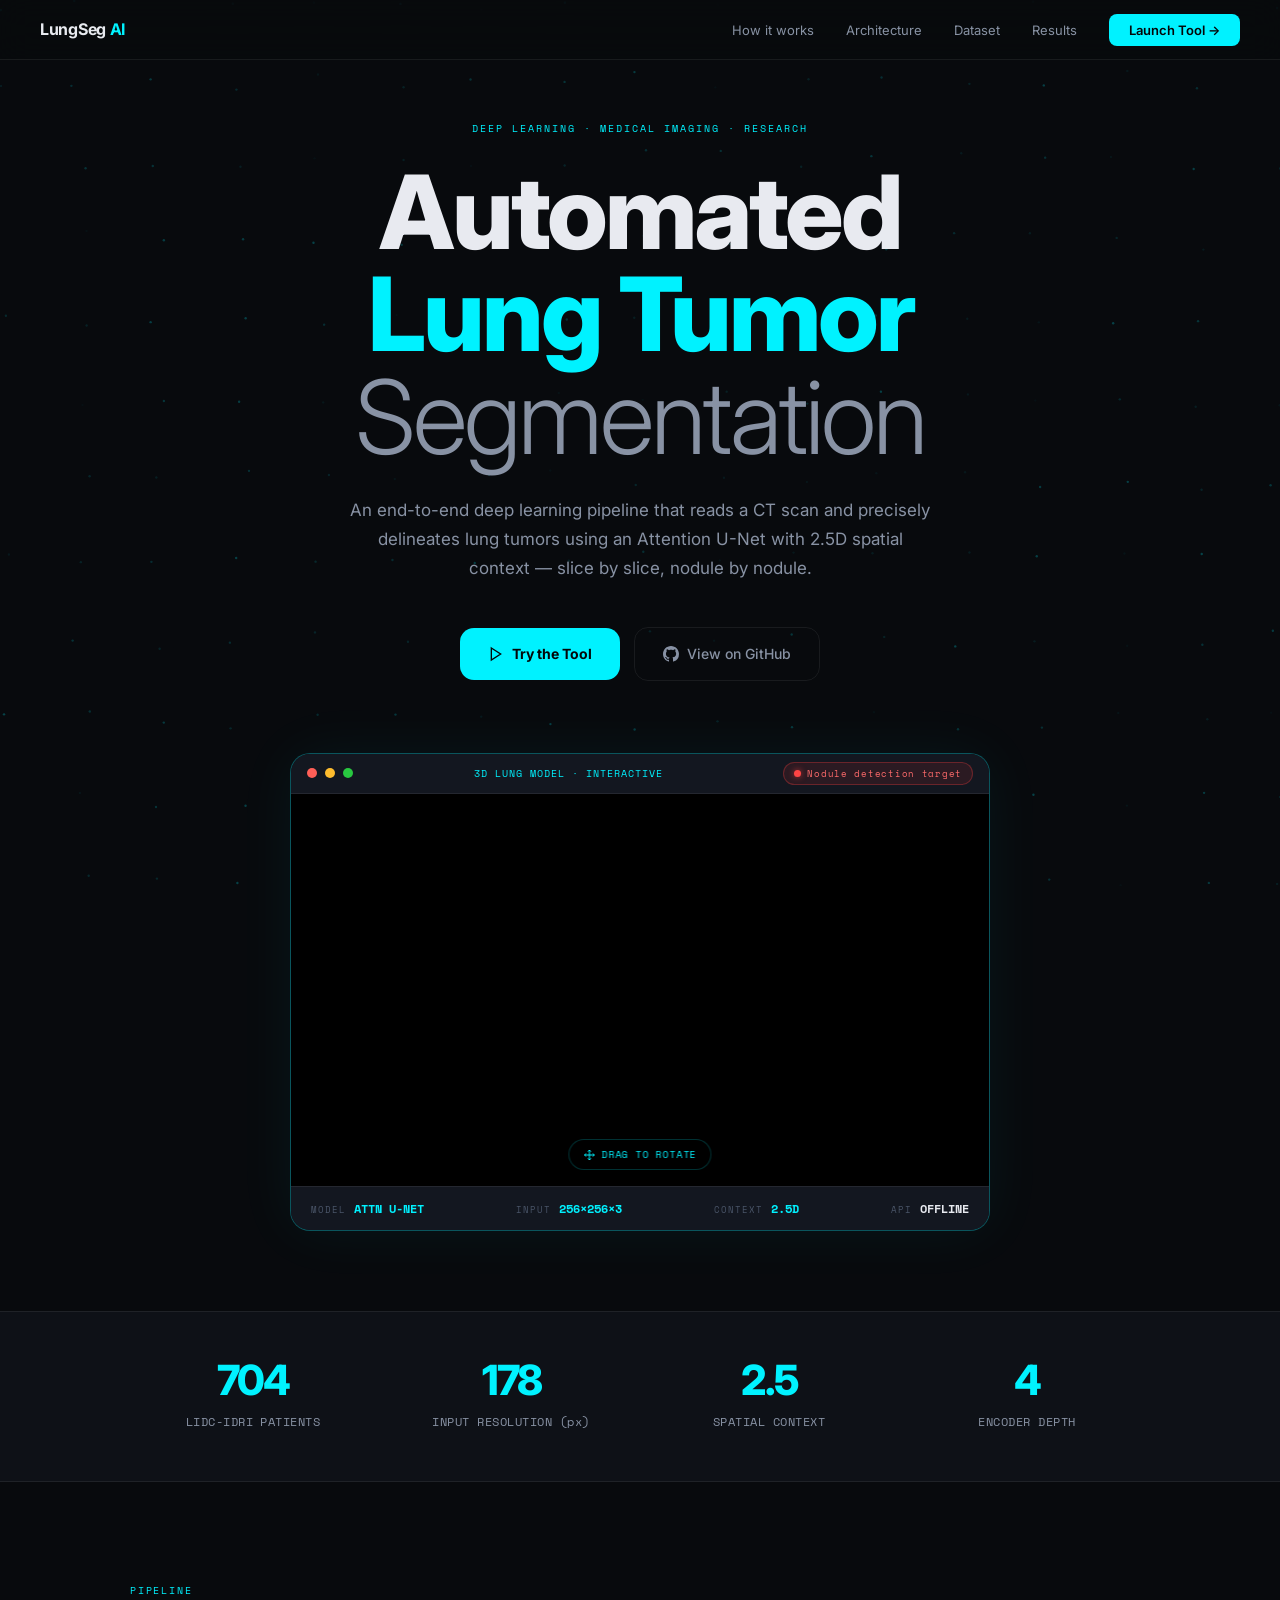
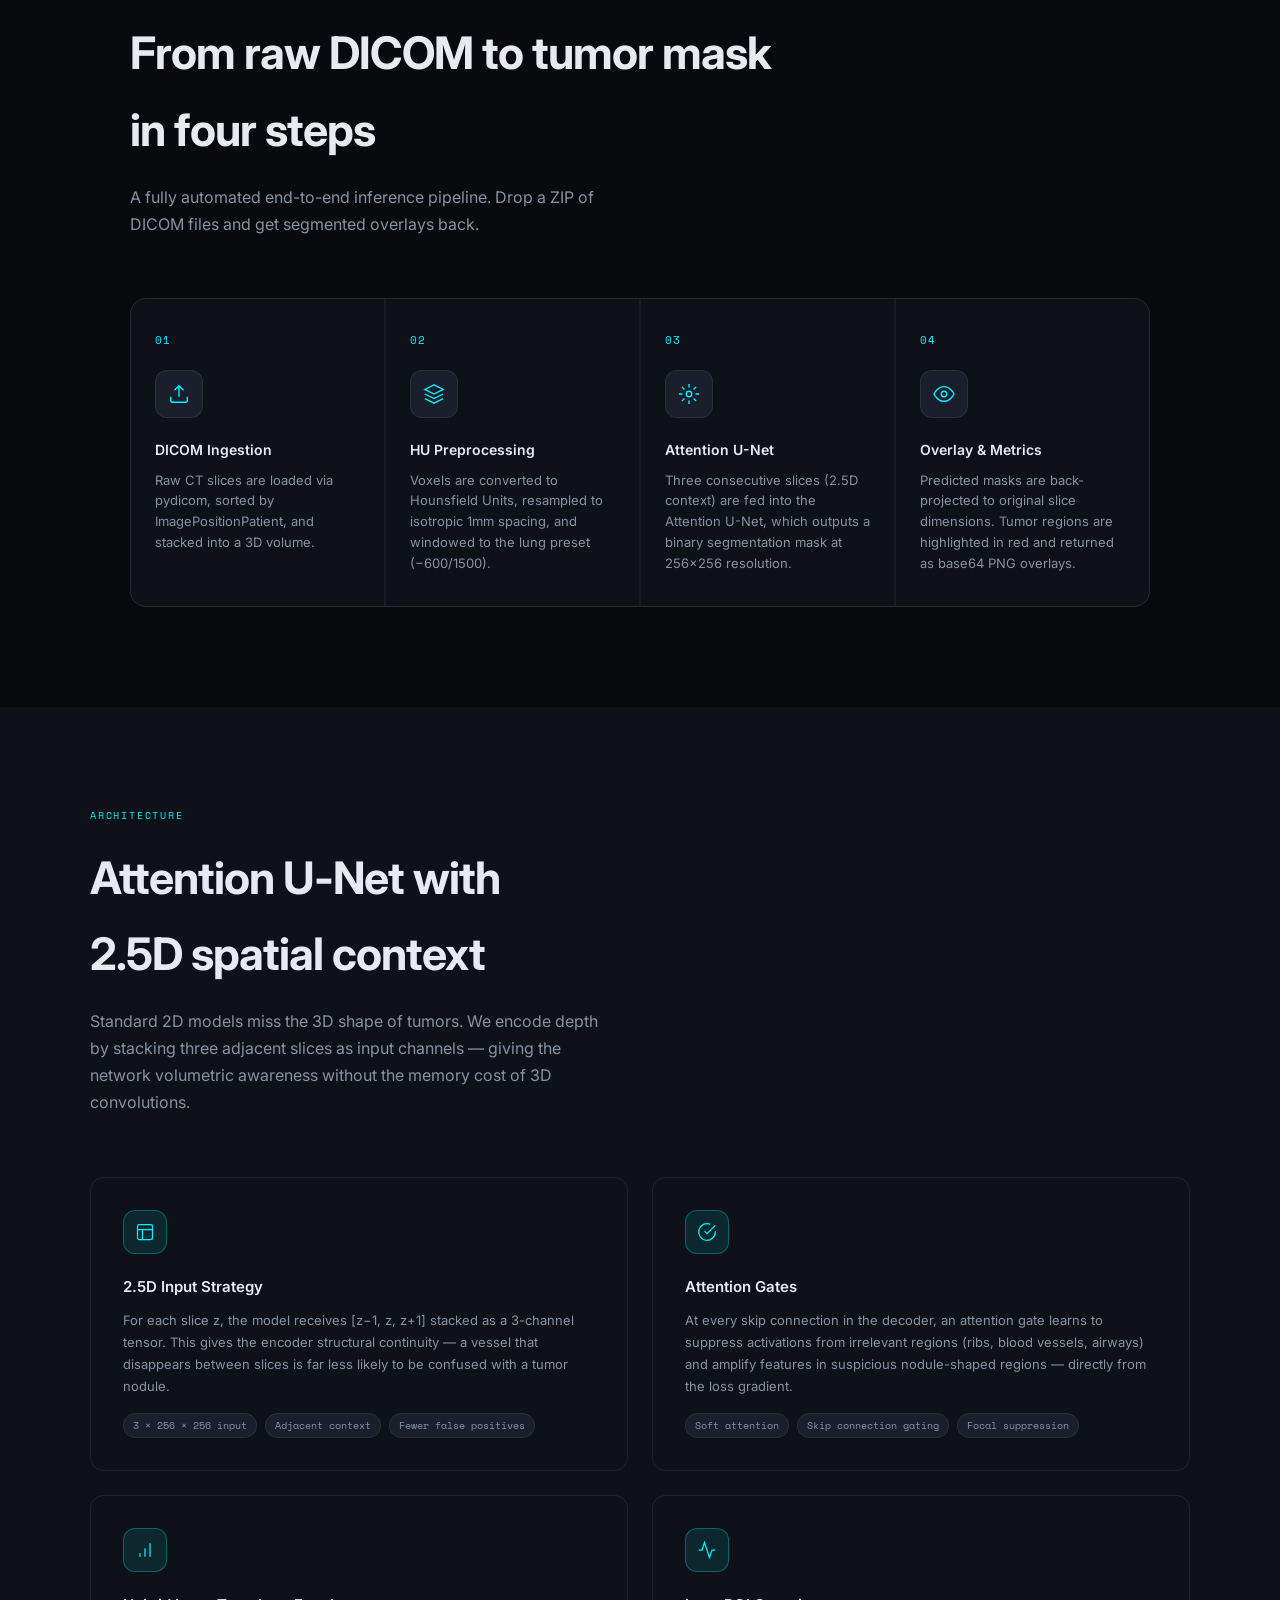
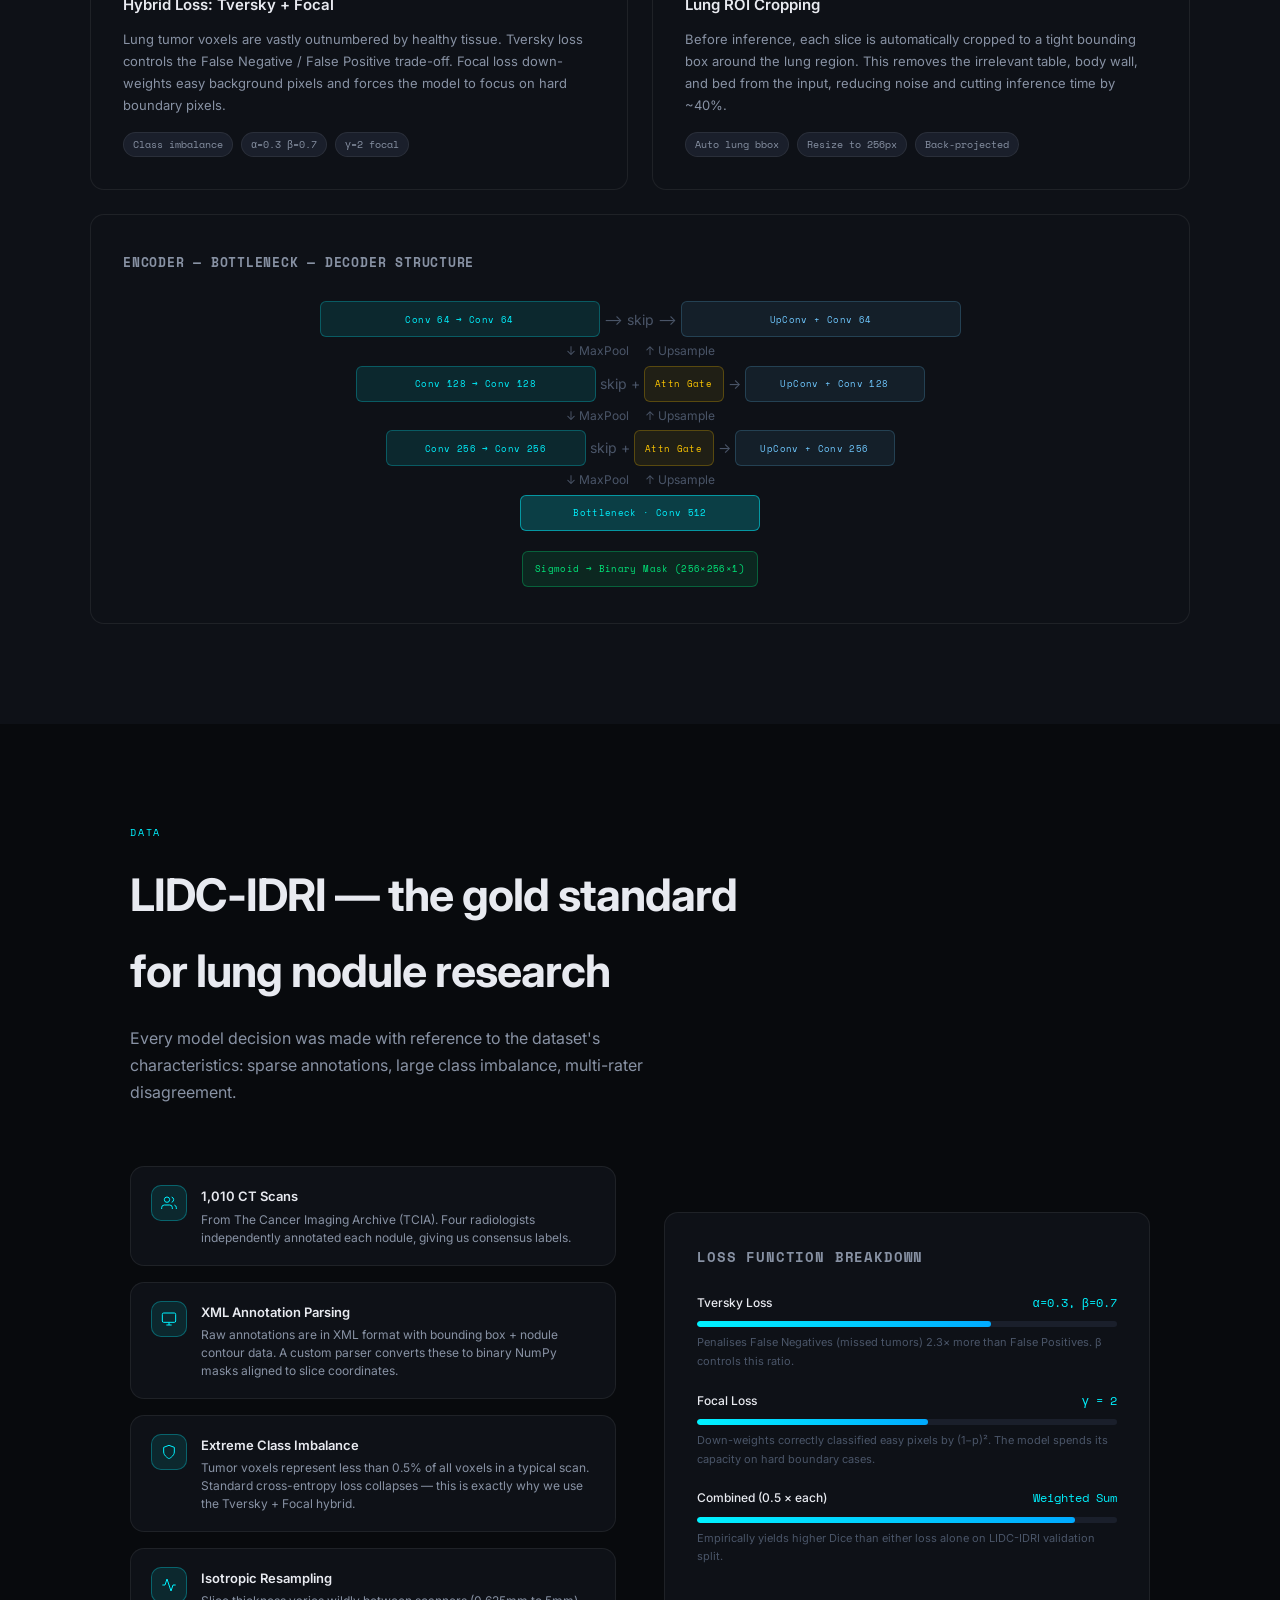
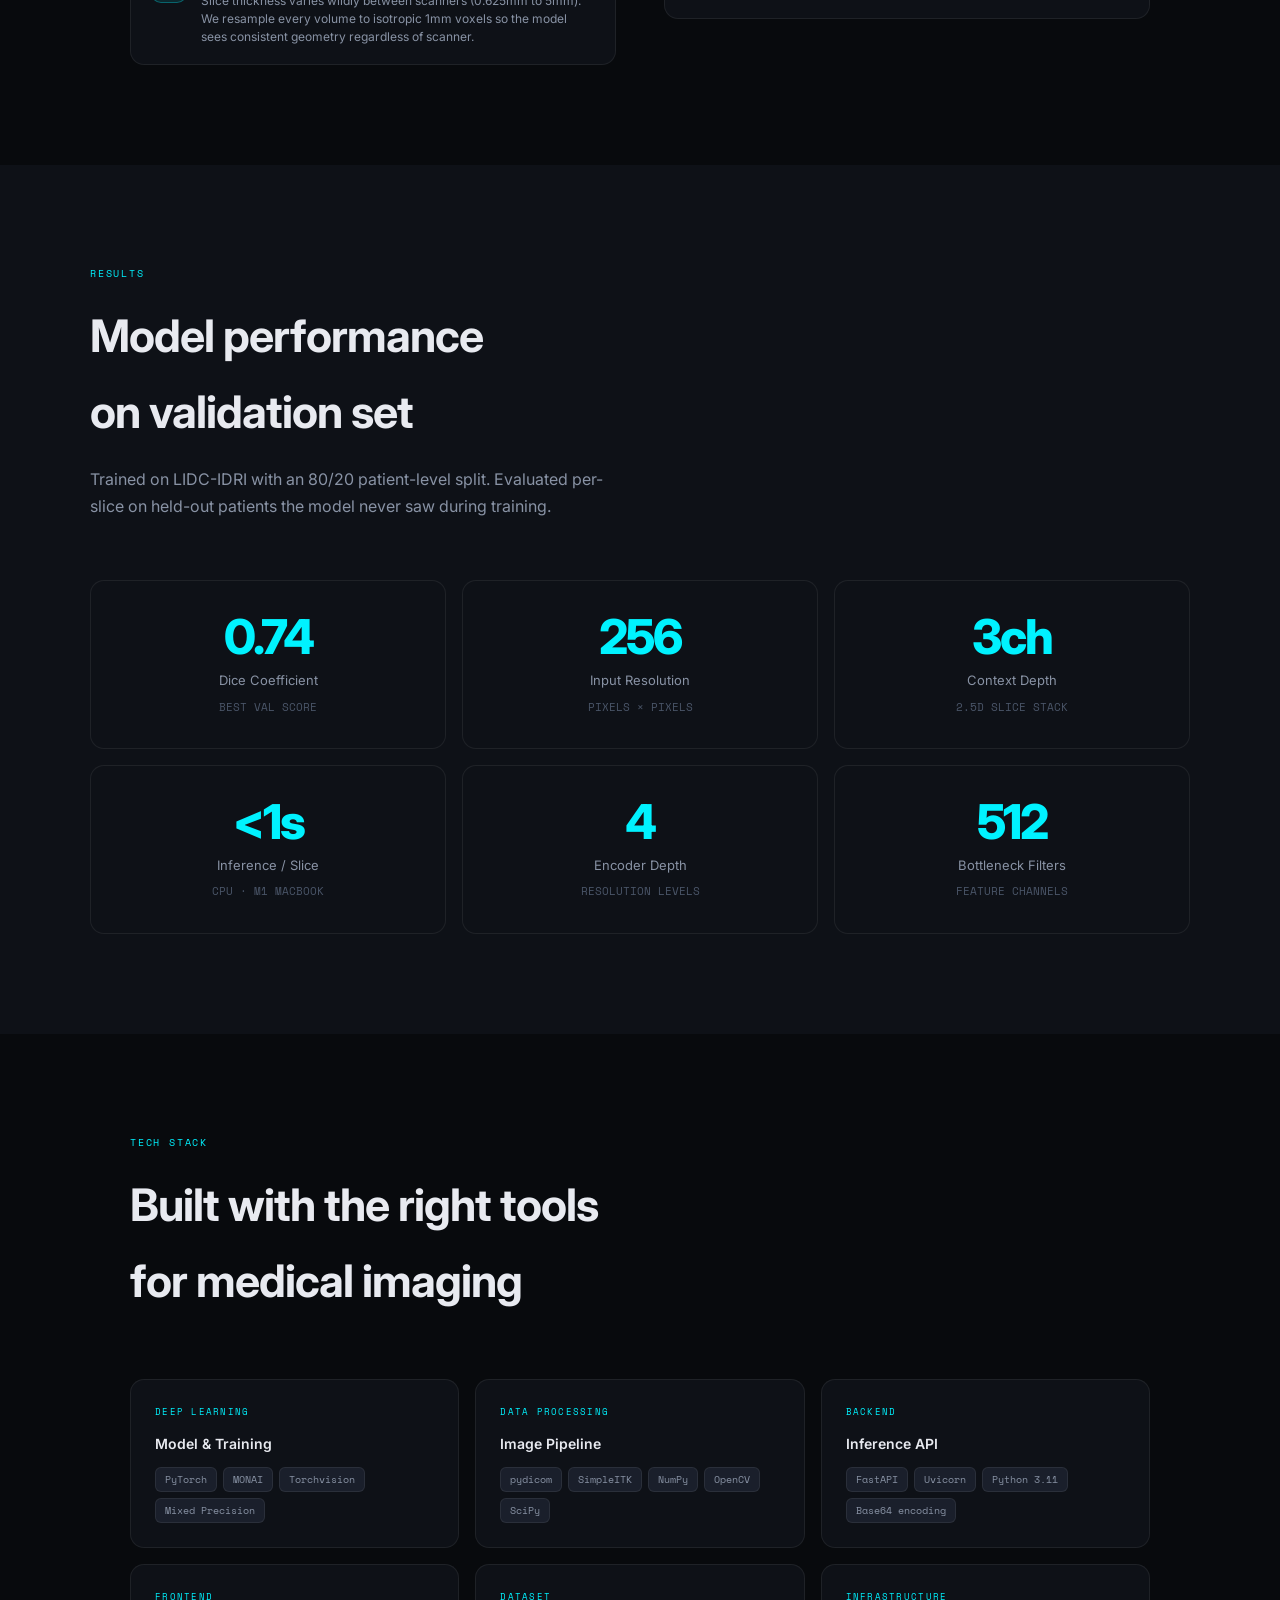
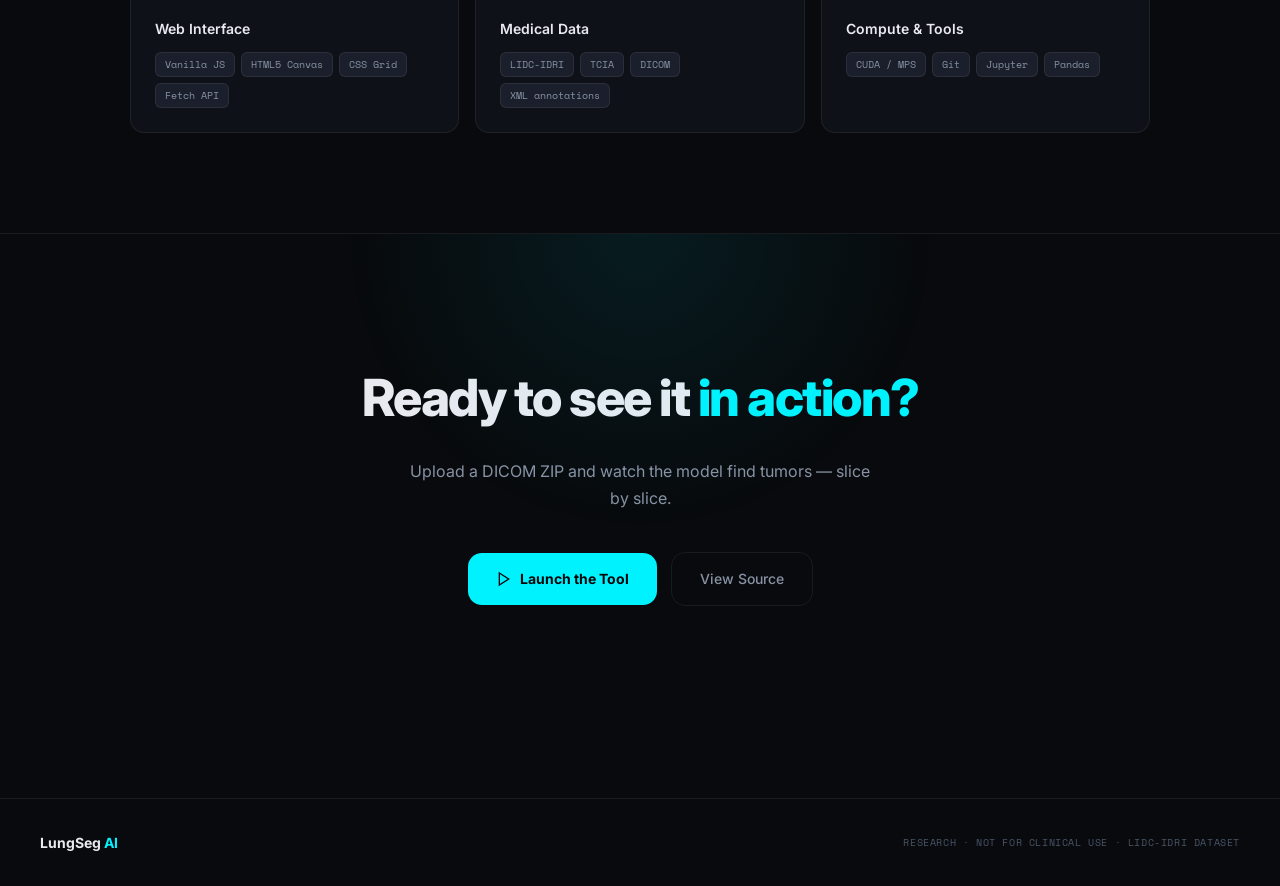
<file: frontend/index.html>
<!DOCTYPE html>
<html lang="en">
<head>
  <meta charset="UTF-8" />
  <meta name="viewport" content="width=device-width, initial-scale=1.0" />
  <title>LungSeg AI — Lung Tumor Segmentation</title>
  <meta name="description" content="End-to-end lung tumor segmentation from CT scans using an Attention U-Net with 2.5D spatial context, trained on the LIDC-IDRI dataset." />
  <meta property="og:title" content="LungSeg AI — Lung Tumor Segmentation" />
  <meta property="og:description" content="Deep learning pipeline for automated lung tumor segmentation from CT scans. Attention U-Net · 2.5D context · LIDC-IDRI dataset." />
  <link rel="icon" type="image/svg+xml" href="data:image/svg+xml,<svg xmlns='http://www.w3.org/2000/svg' viewBox='0 0 32 32'><rect width='32' height='32' rx='8' fill='%23080a0d'/><text x='50%25' y='54%25' font-family='system-ui,sans-serif' font-weight='700' font-size='13' fill='%2300f2ff' text-anchor='middle' dominant-baseline='middle'>LS</text></svg>" />
  <link rel="preconnect" href="https://fonts.googleapis.com" />
  <link rel="preconnect" href="https://fonts.gstatic.com" crossorigin />
  <link href="https://fonts.googleapis.com/css2?family=Inter:wght@300;400;500;600;700;800&family=Space+Mono:wght@400;700&display=swap" rel="stylesheet" />
  <style>

/* ─────────────────────────────────────────
   TOKENS
───────────────────────────────────────── */
:root {
  --bg:         #080a0d;
  --bg2:        #0e1117;
  --bg3:        #131720;
  --surface:    #1a1f2b;
  --border:     rgba(255,255,255,0.07);
  --border-hi:  rgba(0,242,255,0.3);
  --accent:     #00f2ff;
  --accent-dim: rgba(0,242,255,0.1);
  --accent-glow:rgba(0,242,255,0.22);
  --text:       #e8eaf0;
  --text2:      #8892a4;
  --text3:      #4a5568;
  --mono: 'Space Mono', monospace;
  --sans: 'Inter', system-ui, sans-serif;
  --r: 14px;
}

*, *::before, *::after { box-sizing: border-box; margin: 0; padding: 0; }
html { scroll-behavior: smooth; }
body {
  background: var(--bg);
  color: var(--text);
  font-family: var(--sans);
  font-size: 15px;
  line-height: 1.7;
  -webkit-font-smoothing: antialiased;
  overflow-x: hidden;
}

/* ─────────────────────────────────────────
   NAV
───────────────────────────────────────── */
nav {
  position: fixed;
  top: 0; left: 0; right: 0;
  height: 60px;
  display: flex;
  align-items: center;
  justify-content: space-between;
  padding: 0 40px;
  background: rgba(8,10,13,0.7);
  backdrop-filter: blur(16px);
  border-bottom: 1px solid var(--border);
  z-index: 100;
}

.nav-logo {
  font-weight: 700;
  font-size: 16px;
  letter-spacing: -.3px;
}
.nav-logo span { color: var(--accent); }

.nav-links {
  display: flex;
  align-items: center;
  gap: 32px;
  list-style: none;
}
.nav-links a {
  font-size: 13px;
  color: var(--text2);
  text-decoration: none;
  transition: color .2s;
}
.nav-links a:hover { color: var(--text); }

.nav-cta {
  font-size: 13px;
  font-weight: 600;
  padding: 8px 20px;
  border-radius: 8px;
  background: var(--accent);
  color: #040608 !important;
  text-decoration: none;
  transition: box-shadow .2s, transform .15s;
}
.nav-cta:hover { box-shadow: 0 0 20px var(--accent-glow); transform: translateY(-1px); }

/* ─────────────────────────────────────────
   ANIMATED BACKGROUND CANVAS
───────────────────────────────────────── */
#bgCanvas {
  position: fixed;
  inset: 0;
  pointer-events: none;
  z-index: 0;
  opacity: .55;
}

/* ─────────────────────────────────────────
   HERO
───────────────────────────────────────── */
.hero {
  position: relative;
  z-index: 1;
  min-height: 100vh;
  display: flex;
  flex-direction: column;
  align-items: center;
  justify-content: center;
  text-align: center;
  padding: 120px 32px 80px;
  gap: 0;
}

.hero-eyebrow {
  font-family: var(--mono);
  font-size: 10px;
  letter-spacing: .2em;
  color: var(--accent);
  margin-bottom: 24px;
  opacity: 0;
  animation: fadeUp .6s .1s forwards;
}

.hero-title {
  font-size: clamp(3rem, 8vw, 6.5rem);
  font-weight: 800;
  letter-spacing: -3px;
  line-height: 1;
  margin-bottom: 28px;
  opacity: 0;
  animation: fadeUp .7s .2s forwards;
}
.hero-title .accent { color: var(--accent); }
.hero-title .dim    { color: var(--text2); font-weight: 300; }

.hero-sub {
  max-width: 580px;
  font-size: 17px;
  font-weight: 400;
  color: var(--text2);
  line-height: 1.7;
  margin-bottom: 44px;
  opacity: 0;
  animation: fadeUp .7s .3s forwards;
}

.hero-actions {
  display: flex;
  gap: 14px;
  align-items: center;
  margin-bottom: 72px;
  opacity: 0;
  animation: fadeUp .7s .4s forwards;
}

.btn-primary {
  display: inline-flex;
  align-items: center;
  gap: 8px;
  padding: 14px 28px;
  background: var(--accent);
  color: #040608;
  font-weight: 700;
  font-size: 14px;
  border-radius: var(--r);
  text-decoration: none;
  transition: box-shadow .2s, transform .15s;
  position: relative;
  overflow: hidden;
}
.btn-primary::after {
  content: '';
  position: absolute; inset: 0;
  background: linear-gradient(90deg,transparent,rgba(255,255,255,.14),transparent);
  transform: translateX(-100%);
  transition: transform .4s;
}
.btn-primary:hover::after { transform: translateX(100%); }
.btn-primary:hover { box-shadow: 0 0 28px var(--accent-glow); transform: translateY(-2px); }

.btn-ghost {
  display: inline-flex;
  align-items: center;
  gap: 8px;
  padding: 14px 28px;
  background: transparent;
  color: var(--text2);
  font-weight: 500;
  font-size: 14px;
  border-radius: var(--r);
  border: 1px solid var(--border);
  text-decoration: none;
  transition: border-color .2s, color .2s;
}
.btn-ghost:hover { border-color: var(--border-hi); color: var(--text); }

/* ── hero 3D visual ── */
.hero-visual {
  opacity: 0;
  animation: fadeUp .8s .5s forwards;
  position: relative;
  width: min(700px, 90vw);
}

.model-card {
  width: 100%;
  background: var(--bg2);
  border: 1px solid var(--border-hi);
  border-radius: 20px;
  overflow: hidden;
  box-shadow: 0 0 60px rgba(0,242,255,0.06);
}

.model-card-bar {
  height: 40px;
  background: var(--bg3);
  border-bottom: 1px solid var(--border);
  display: flex;
  align-items: center;
  padding: 0 16px;
  gap: 8px;
}
.ct-dot { width: 10px; height: 10px; border-radius: 50%; }
.ct-dot.r { background: #ff5f57; }
.ct-dot.y { background: #febc2e; }
.ct-dot.g { background: #28c840; }
.model-card-title {
  margin-left: auto;
  margin-right: auto;
  font-family: var(--mono);
  font-size: 10px;
  color: var(--text3);
  letter-spacing: .1em;
  transition: color .3s;
}
.model-card-title.loaded { color: var(--accent); }

/* viewport wrapper — aspect ratio 16:9 */
.model-card-viewport {
  position: relative;
  width: 100%;
  aspect-ratio: 16 / 9;
  background: #000;
  overflow: hidden;
}

/* skeleton loader */
.model-skeleton {
  position: absolute;
  inset: 0;
  background: linear-gradient(90deg, var(--bg2) 25%, var(--bg3) 50%, var(--bg2) 75%);
  background-size: 200% 100%;
  animation: shimmer 1.6s infinite;
  display: flex;
  flex-direction: column;
  align-items: center;
  justify-content: center;
  gap: 12px;
  z-index: 2;
  transition: opacity .4s;
}
.model-skeleton.hidden { opacity: 0; pointer-events: none; }
@keyframes shimmer {
  0%   { background-position: 200% 0; }
  100% { background-position: -200% 0; }
}
.skeleton-ring {
  width: 64px; height: 64px;
  border-radius: 50%;
  border: 2px solid rgba(0,242,255,0.15);
  border-top-color: var(--accent);
  animation: spin 1.2s linear infinite;
}
@keyframes spin { to { transform: rotate(360deg); } }
.skeleton-text {
  font-family: var(--mono);
  font-size: 10px;
  color: var(--text3);
  letter-spacing: .12em;
}

/* fallback CT mockup */
.model-fallback {
  position: absolute;
  inset: 0;
  display: none;
  flex-direction: column;
  align-items: center;
  justify-content: center;
  gap: 16px;
  background: var(--bg2);
  z-index: 1;
}
.model-fallback.show { display: flex; }
.fallback-rings {
  position: relative;
  width: 120px; height: 120px;
  display: flex; align-items: center; justify-content: center;
}
.fallback-ring {
  position: absolute;
  border-radius: 50%;
  border: 1px solid rgba(0,242,255,0.15);
  animation: breathe 4s ease-in-out infinite;
}
.fallback-ring:nth-child(1) { width: 120px; height: 120px; }
.fallback-ring:nth-child(2) { width: 80px; height: 86px; border-radius: 50% 50% 50% 50%/55% 55% 45% 45%; animation-delay: .3s; }
.fallback-ring:nth-child(3) { width: 44px; height: 50px; border-radius: 50% 50% 50% 50%/55% 55% 45% 45%; animation-delay: .6s; }
.fallback-nodule {
  width: 10px; height: 10px;
  border-radius: 50%;
  background: rgba(0,242,255,.3);
  border: 1px solid var(--accent);
  box-shadow: 0 0 10px var(--accent);
  position: absolute;
  top: 38%; left: 60%;
  animation: nodulePulse 2s ease-in-out infinite;
}
.fallback-label {
  font-family: var(--mono);
  font-size: 10px;
  color: var(--text3);
  letter-spacing: .1em;
}

.model-card iframe {
  position: absolute;
  inset: 0;
  width: 100%;
  height: 100%;
  border: none;
  opacity: 0;
  transition: opacity .6s ease;
  z-index: 1;
}
.model-card iframe.loaded { opacity: 1; }

/* drag hint overlay */
.model-drag-hint {
  position: absolute;
  bottom: 16px;
  left: 50%;
  transform: translateX(-50%);
  background: rgba(0,0,0,.6);
  backdrop-filter: blur(8px);
  border: 1px solid rgba(0,242,255,.2);
  border-radius: 20px;
  padding: 6px 14px;
  font-family: var(--mono);
  font-size: 10px;
  color: var(--accent);
  letter-spacing: .08em;
  pointer-events: none;
  z-index: 3;
  display: flex;
  align-items: center;
  gap: 6px;
  animation: hintBob 2s ease-in-out infinite;
  transition: opacity .4s;
}
.model-drag-hint.hide { opacity: 0; }
@keyframes hintBob {
  0%,100% { transform: translateX(-50%) translateY(0); }
  50%      { transform: translateX(-50%) translateY(-4px); }
}

/* tumor annotation badge in titlebar */
.model-tumor-badge {
  display: flex;
  align-items: center;
  gap: 6px;
  font-family: var(--mono);
  font-size: 9px;
  color: #ff6b6b;
  letter-spacing: .08em;
  padding: 3px 10px;
  background: rgba(255,60,60,.1);
  border: 1px solid rgba(255,60,60,.3);
  border-radius: 20px;
  white-space: nowrap;
  animation: fadeIn .4s ease;
}
.tumor-badge-dot {
  width: 7px; height: 7px;
  border-radius: 50%;
  background: #ff4444;
  box-shadow: 0 0 6px rgba(255,60,60,.7);
  animation: badgePulse 1.8s ease-in-out infinite;
  flex-shrink: 0;
}
@keyframes badgePulse {
  0%,100% { box-shadow: 0 0 4px rgba(255,60,60,.5); }
  50%     { box-shadow: 0 0 10px rgba(255,60,60,.9); }
}
@keyframes fadeIn {
  from { opacity: 0; }
  to   { opacity: 1; }
}

.model-card-footer {
  height: 44px;
  background: var(--bg3);
  border-top: 1px solid var(--border);
  display: flex;
  align-items: center;
  justify-content: space-between;
  padding: 0 20px;
}
.ct-stat {
  display: flex;
  gap: 8px;
  align-items: baseline;
}
.ct-stat-label { font-family: var(--mono); font-size: 9px; color: var(--text3); letter-spacing: .1em; }
.ct-stat-val   { font-family: var(--mono); font-size: 12px; color: var(--accent); font-weight: 700; }
.ct-stat-val.api-live { color: var(--success); }

/* scan line that runs over the model while loading */
.model-scan-line {
  position: absolute;
  left: 0; right: 0;
  height: 2px;
  background: linear-gradient(90deg, transparent, var(--accent), transparent);
  box-shadow: 0 0 10px var(--accent);
  animation: modelScan 2s ease-in-out infinite;
  z-index: 5;
  pointer-events: none;
  opacity: 1;
  transition: opacity .4s;
}
.model-scan-line.hide { opacity: 0; }
@keyframes modelScan {
  0%   { top: 0; opacity:1; }
  85%  { top: 100%; opacity:1; }
  100% { top: 100%; opacity:0; }
}

/* ─────────────────────────────────────────
   STATS BAND
───────────────────────────────────────── */
.stats-band {
  position: relative; z-index: 1;
  background: var(--bg2);
  border-top: 1px solid var(--border);
  border-bottom: 1px solid var(--border);
  padding: 48px 40px;
}
.stats-band-inner {
  max-width: 1000px;
  margin: 0 auto;
  display: grid;
  grid-template-columns: repeat(4,1fr);
  gap: 32px;
}
.band-stat { text-align: center; }
.band-num {
  font-size: 2.6rem;
  font-weight: 800;
  color: var(--accent);
  letter-spacing: -2px;
  line-height: 1;
  display: block;
  margin-bottom: 6px;
}
.band-desc {
  font-size: 12px;
  color: var(--text2);
  font-family: var(--mono);
  letter-spacing: .04em;
}

/* ─────────────────────────────────────────
   SECTIONS SHARED
───────────────────────────────────────── */
section {
  position: relative;
  z-index: 1;
  padding: 100px 40px;
  max-width: 1100px;
  margin: 0 auto;
}

.section-eyebrow {
  font-family: var(--mono);
  font-size: 10px;
  letter-spacing: .18em;
  color: var(--accent);
  margin-bottom: 16px;
}
.section-title {
  font-size: clamp(1.8rem, 3.5vw, 2.8rem);
  font-weight: 700;
  letter-spacing: -1px;
  margin-bottom: 16px;
}
.section-sub {
  font-size: 16px;
  color: var(--text2);
  max-width: 520px;
  line-height: 1.7;
}

/* ─────────────────────────────────────────
   HOW IT WORKS
───────────────────────────────────────── */
.pipeline-grid {
  display: grid;
  grid-template-columns: repeat(4,1fr);
  gap: 2px;
  margin-top: 60px;
  background: var(--border);
  border-radius: 16px;
  overflow: hidden;
  border: 1px solid var(--border);
}

.pipeline-step {
  background: var(--bg2);
  padding: 32px 24px;
  position: relative;
  transition: background .2s;
}
.pipeline-step:hover { background: var(--bg3); }

.pipeline-num {
  font-family: var(--mono);
  font-size: 11px;
  color: var(--accent);
  margin-bottom: 20px;
  letter-spacing: .06em;
}

.pipeline-icon {
  width: 48px; height: 48px;
  background: var(--surface);
  border: 1px solid var(--border);
  border-radius: 12px;
  display: flex;
  align-items: center;
  justify-content: center;
  margin-bottom: 20px;
  color: var(--accent);
  transition: box-shadow .2s, border-color .2s;
}
.pipeline-icon svg { width: 22px; height: 22px; }
.pipeline-step:hover .pipeline-icon {
  border-color: var(--border-hi);
  box-shadow: 0 0 16px var(--accent-glow);
}

.pipeline-title { font-size: 14px; font-weight: 600; margin-bottom: 8px; }
.pipeline-desc  { font-size: 13px; color: var(--text2); line-height: 1.6; }

.pipeline-arrow {
  position: absolute;
  top: 50%; right: -12px;
  transform: translateY(-50%);
  font-size: 16px;
  color: var(--accent);
  z-index: 2;
  display: none;
}

/* ─────────────────────────────────────────
   ARCHITECTURE DEEP-DIVE
───────────────────────────────────────── */
.arch-grid {
  display: grid;
  grid-template-columns: 1fr 1fr;
  gap: 24px;
  margin-top: 60px;
}

.arch-card {
  background: var(--bg2);
  border: 1px solid var(--border);
  border-radius: var(--r);
  padding: 32px;
  transition: border-color .2s, transform .2s;
}
.arch-card:hover {
  border-color: var(--border-hi);
  transform: translateY(-3px);
}

.arch-card-icon {
  width: 44px; height: 44px;
  border-radius: 12px;
  background: var(--accent-dim);
  border: 1px solid var(--border-hi);
  display: flex; align-items: center; justify-content: center;
  margin-bottom: 20px;
  color: var(--accent);
}
.arch-card-icon svg { width: 20px; height: 20px; }

.arch-card h3 { font-size: 15px; font-weight: 600; margin-bottom: 10px; }
.arch-card p  { font-size: 13px; color: var(--text2); line-height: 1.7; }

.arch-card .tag-row { display: flex; gap: 8px; flex-wrap: wrap; margin-top: 16px; }
.tag {
  font-family: var(--mono);
  font-size: 10px;
  padding: 3px 9px;
  border-radius: 20px;
  background: var(--surface);
  border: 1px solid var(--border);
  color: var(--text2);
}

/* unet diagram */
.unet-diagram {
  grid-column: 1 / -1;
  background: var(--bg2);
  border: 1px solid var(--border);
  border-radius: var(--r);
  padding: 36px 32px;
}
.unet-diagram h3 {
  font-size: 13px; font-weight: 600;
  margin-bottom: 28px;
  color: var(--text2);
  font-family: var(--mono);
  letter-spacing: .06em;
}

.unet-viz {
  display: flex;
  flex-direction: column;
  gap: 4px;
  align-items: center;
}

.unet-row {
  display: flex;
  gap: 4px;
  align-items: center;
  justify-content: center;
}

.unet-block {
  height: 36px;
  border-radius: 6px;
  display: flex;
  align-items: center;
  justify-content: center;
  font-family: var(--mono);
  font-size: 9px;
  letter-spacing: .04em;
  transition: transform .15s;
  cursor: default;
  white-space: nowrap;
  padding: 0 12px;
}
.unet-block:hover { transform: scale(1.04); }

.ub-enc  { background: rgba(0,242,255,.1);  border: 1px solid rgba(0,242,255,.25); color: var(--accent); }
.ub-bot  { background: rgba(0,242,255,.2);  border: 1px solid rgba(0,242,255,.5);  color: var(--accent); }
.ub-dec  { background: rgba(100,200,255,.08); border: 1px solid rgba(100,200,255,.2); color: #6fc8ff; }
.ub-att  { background: rgba(255,200,0,.08); border: 1px solid rgba(255,200,0,.25);  color: #ffc800; }
.ub-skip { background: transparent; border: 1px dashed var(--text3); color: var(--text3); font-size: 8px; }
.ub-out  { background: rgba(0,232,122,.1);  border: 1px solid rgba(0,232,122,.3);  color: #00e87a; }

.unet-arrow { color: var(--text3); font-size: 14px; }

/* ─────────────────────────────────────────
   DATASET
───────────────────────────────────────── */
.dataset-layout {
  display: grid;
  grid-template-columns: 1fr 1fr;
  gap: 48px;
  margin-top: 60px;
  align-items: center;
}

.dataset-facts { display: flex; flex-direction: column; gap: 16px; }

.fact-row {
  display: flex;
  align-items: flex-start;
  gap: 14px;
  padding: 18px 20px;
  background: var(--bg2);
  border: 1px solid var(--border);
  border-radius: var(--r);
  transition: border-color .2s;
}
.fact-row:hover { border-color: var(--border-hi); }

.fact-icon {
  width: 36px; height: 36px;
  border-radius: 10px;
  background: var(--accent-dim);
  border: 1px solid var(--border-hi);
  display: flex; align-items: center; justify-content: center;
  flex-shrink: 0;
  color: var(--accent);
}
.fact-icon svg { width: 16px; height: 16px; }

.fact-text h4 { font-size: 13px; font-weight: 600; margin-bottom: 3px; }
.fact-text p  { font-size: 12px; color: var(--text2); line-height: 1.5; }

/* loss visual */
.loss-card {
  background: var(--bg2);
  border: 1px solid var(--border);
  border-radius: var(--r);
  padding: 32px;
}
.loss-card h3 { font-size: 14px; font-weight: 600; margin-bottom: 24px; color: var(--text2); font-family: var(--mono); letter-spacing:.06em; }

.loss-bar-group { margin-bottom: 20px; }
.loss-bar-header { display: flex; justify-content: space-between; margin-bottom: 8px; }
.loss-bar-name  { font-size: 12px; color: var(--text); font-weight: 500; }
.loss-bar-val   { font-size: 12px; font-family: var(--mono); color: var(--accent); }

.loss-bar-bg {
  height: 6px;
  background: var(--surface);
  border-radius: 3px;
  overflow: hidden;
}
.loss-bar-fill {
  height: 100%;
  border-radius: 3px;
  background: linear-gradient(90deg, var(--accent), #0af);
  transition: width 1.2s cubic-bezier(.22,1,.36,1);
}
.loss-bar-desc { margin-top: 6px; font-size: 11px; color: var(--text3); }

/* ─────────────────────────────────────────
   RESULTS / METRICS
───────────────────────────────────────── */
.metrics-grid {
  display: grid;
  grid-template-columns: repeat(3,1fr);
  gap: 16px;
  margin-top: 60px;
}

.metric-card {
  background: var(--bg2);
  border: 1px solid var(--border);
  border-radius: var(--r);
  padding: 32px 24px;
  text-align: center;
  transition: border-color .2s, transform .2s;
}
.metric-card:hover { border-color: var(--border-hi); transform: translateY(-3px); }

.metric-val {
  font-size: 3rem;
  font-weight: 800;
  color: var(--accent);
  letter-spacing: -2px;
  line-height: 1;
  margin-bottom: 8px;
  display: block;
}
.metric-name { font-size: 13px; color: var(--text2); margin-bottom: 6px; }
.metric-desc { font-size: 11px; color: var(--text3); font-family: var(--mono); }

/* ─────────────────────────────────────────
   TECH STACK
───────────────────────────────────────── */
.stack-grid {
  display: grid;
  grid-template-columns: repeat(3,1fr);
  gap: 16px;
  margin-top: 60px;
}

.stack-card {
  background: var(--bg2);
  border: 1px solid var(--border);
  border-radius: var(--r);
  padding: 24px;
  transition: border-color .2s;
}
.stack-card:hover { border-color: var(--border-hi); }

.stack-layer {
  font-family: var(--mono);
  font-size: 9px;
  letter-spacing: .14em;
  color: var(--accent);
  margin-bottom: 12px;
}
.stack-card h3 { font-size: 14px; font-weight: 600; margin-bottom: 12px; }
.stack-tags { display: flex; flex-wrap: wrap; gap: 6px; }
.stack-tag {
  font-family: var(--mono);
  font-size: 10px;
  padding: 3px 9px;
  border-radius: 6px;
  background: var(--surface);
  color: var(--text2);
  border: 1px solid var(--border);
}

/* ─────────────────────────────────────────
   CTA
───────────────────────────────────────── */
.cta-section {
  position: relative; z-index: 1;
  padding: 120px 40px;
  text-align: center;
  border-top: 1px solid var(--border);
}

.cta-glow {
  position: absolute;
  top: 0; left: 50%;
  transform: translateX(-50%);
  width: 600px; height: 300px;
  background: radial-gradient(ellipse at top, rgba(0,242,255,.08), transparent 70%);
  pointer-events: none;
}

.cta-section h2 {
  font-size: clamp(2rem, 4vw, 3.2rem);
  font-weight: 800;
  letter-spacing: -1.5px;
  margin-bottom: 16px;
}
.cta-section h2 span { color: var(--accent); }
.cta-section p {
  font-size: 16px;
  color: var(--text2);
  max-width: 460px;
  margin: 0 auto 40px;
}

/* ─────────────────────────────────────────
   FOOTER
───────────────────────────────────────── */
footer {
  position: relative; z-index: 1;
  border-top: 1px solid var(--border);
  padding: 32px 40px;
  display: flex;
  align-items: center;
  justify-content: space-between;
}
.footer-logo { font-weight: 700; font-size: 14px; }
.footer-logo span { color: var(--accent); }
.footer-note {
  font-family: var(--mono);
  font-size: 10px;
  color: var(--text3);
  letter-spacing: .06em;
}

/* ─────────────────────────────────────────
   SCROLL-REVEAL
───────────────────────────────────────── */
.reveal {
  opacity: 0;
  transform: translateY(28px);
  transition: opacity .7s cubic-bezier(.22,1,.36,1), transform .7s cubic-bezier(.22,1,.36,1);
}
.reveal.visible {
  opacity: 1;
  transform: translateY(0);
}

/* ─────────────────────────────────────────
   UTILITIES
───────────────────────────────────────── */
@keyframes fadeUp {
  from { opacity: 0; transform: translateY(20px); }
  to   { opacity: 1; transform: translateY(0); }
}

@media (max-width: 860px) {
  .pipeline-grid  { grid-template-columns: 1fr 1fr; }
  .arch-grid      { grid-template-columns: 1fr; }
  .dataset-layout { grid-template-columns: 1fr; }
  .metrics-grid   { grid-template-columns: 1fr 1fr; }
  .stack-grid     { grid-template-columns: 1fr 1fr; }
  .stats-band-inner { grid-template-columns: repeat(2,1fr); }
  nav { padding: 0 20px; }
  .nav-links li:not(:last-child) { display: none; }
}
@media (max-width: 560px) {
  .pipeline-grid { grid-template-columns: 1fr; }
  .metrics-grid  { grid-template-columns: 1fr; }
  .stack-grid    { grid-template-columns: 1fr; }
  .hero-actions  { flex-direction: column; }
  .ct-mockup-body { grid-template-columns: 1fr 1fr 1fr; }
  footer { flex-direction: column; gap: 12px; text-align: center; }
}

  </style>
</head>
<body>

<!-- ════════════════════════════════════════
     NAV
════════════════════════════════════════ -->
<nav>
  <div class="nav-logo">LungSeg <span>AI</span></div>
  <ul class="nav-links">
    <li><a href="#how">How it works</a></li>
    <li><a href="#architecture">Architecture</a></li>
    <li><a href="#dataset">Dataset</a></li>
    <li><a href="#metrics">Results</a></li>
    <li><a href="tool.html" class="nav-cta">Launch Tool →</a></li>
  </ul>
</nav>

<!-- animated background -->
<canvas id="bgCanvas"></canvas>

<!-- ════════════════════════════════════════
     HERO
════════════════════════════════════════ -->
<div class="hero">
  <p class="hero-eyebrow">DEEP LEARNING · MEDICAL IMAGING · RESEARCH</p>

  <h1 class="hero-title">
    Automated<br>
    <span class="accent">Lung Tumor</span><br>
    <span class="dim">Segmentation</span>
  </h1>

  <p class="hero-sub">
    An end-to-end deep learning pipeline that reads a CT scan and precisely delineates lung tumors using an Attention U-Net with 2.5D spatial context — slice by slice, nodule by nodule.
  </p>

  <div class="hero-actions">
    <a href="tool.html" class="btn-primary">
      <svg width="16" height="16" viewBox="0 0 24 24" fill="none" stroke="currentColor" stroke-width="2"><polygon points="5 3 19 12 5 21 5 3"/></svg>
      Try the Tool
    </a>
    <a href="https://github.com/26harvintilavat/Lung-Tumor-Segmentation" target="_blank" class="btn-ghost">
      <svg width="16" height="16" viewBox="0 0 24 24" fill="currentColor"><path d="M12 0C5.37 0 0 5.37 0 12c0 5.31 3.435 9.795 8.205 11.385.6.105.825-.255.825-.57 0-.285-.015-1.23-.015-2.235-3.015.555-3.795-.735-4.035-1.41-.135-.345-.72-1.41-1.23-1.695-.42-.225-1.02-.78-.015-.795.945-.015 1.62.87 1.845 1.23 1.08 1.815 2.805 1.305 3.495.99.105-.78.42-1.305.765-1.605-2.67-.3-5.46-1.335-5.46-5.925 0-1.305.465-2.385 1.23-3.225-.12-.3-.54-1.53.12-3.18 0 0 1.005-.315 3.3 1.23.96-.27 1.98-.405 3-.405s2.04.135 3 .405c2.295-1.56 3.3-1.23 3.3-1.23.66 1.65.24 2.88.12 3.18.765.84 1.23 1.905 1.23 3.225 0 4.605-2.805 5.625-5.475 5.925.435.375.81 1.095.81 2.22 0 1.605-.015 2.895-.015 3.3 0 .315.225.69.825.57A12.02 12.02 0 0 0 24 12c0-6.63-5.37-12-12-12z"/></svg>
      View on GitHub
    </a>
  </div>

  <!-- 3D lung model -->
  <div class="hero-visual">
    <div class="model-card">

      <!-- titlebar -->
      <div class="model-card-bar">
        <div class="ct-dot r"></div>
        <div class="ct-dot y"></div>
        <div class="ct-dot g"></div>
        <div class="model-card-title" id="modelCardTitle">LOADING 3D MODEL...</div>
        <div class="model-tumor-badge hidden" id="modelTumorBadge">
          <span class="tumor-badge-dot"></span>
          <span>Nodule detection target</span>
        </div>
      </div>

      <!-- viewport -->
      <div class="model-card-viewport" id="modelViewport">

        <!-- scan line while loading -->
        <div class="model-scan-line" id="modelScanLine"></div>

        <!-- skeleton -->
        <div class="model-skeleton" id="modelSkeleton">
          <div class="skeleton-ring"></div>
          <span class="skeleton-text">LOADING 3D MODEL</span>
        </div>

        <!-- fallback (shown if Sketchfab fails) -->
        <div class="model-fallback" id="modelFallback">
          <div class="fallback-rings">
            <div class="fallback-ring"></div>
            <div class="fallback-ring"></div>
            <div class="fallback-ring"></div>
            <div class="fallback-nodule"></div>
          </div>
          <span class="fallback-label">LUNG ANATOMY · CT VIEW</span>
        </div>

        <!-- sketchfab iframe — no autospin, only spins on hover -->
        <iframe
          id="modelIframe"
          title="Realistic Human Lungs"
          src="https://sketchfab.com/models/ce09f4099a68467880f46e61eb9a3531/embed?autospin=0&autostart=1&ui_infos=0&ui_watermark=0&ui_controls=1&ui_stop=0&ui_theme=dark&transparent=1&preload=1"
          allow="autoplay; fullscreen; xr-spatial-tracking"
          allowfullscreen>
        </iframe>

        <!-- removed floating tumor pin - unreliable over iframe -->

        <!-- drag hint -->
        <div class="model-drag-hint" id="modelDragHint">
          <svg width="12" height="12" viewBox="0 0 24 24" fill="none" stroke="currentColor" stroke-width="2"><path d="M5 9l-3 3 3 3M9 5l3-3 3 3M15 19l-3 3-3-3M19 9l3 3-3 3M2 12h20M12 2v20"/></svg>
          DRAG TO ROTATE
        </div>

      </div>

      <!-- footer with live API stat -->
      <div class="model-card-footer">
        <div class="ct-stat"><span class="ct-stat-label">MODEL</span><span class="ct-stat-val">ATTN U-NET</span></div>
        <div class="ct-stat"><span class="ct-stat-label">INPUT</span><span class="ct-stat-val">256×256×3</span></div>
        <div class="ct-stat"><span class="ct-stat-label">CONTEXT</span><span class="ct-stat-val">2.5D</span></div>
        <div class="ct-stat"><span class="ct-stat-label">API</span><span class="ct-stat-val" id="footerApiStat">CHECKING...</span></div>
      </div>

    </div>
  </div>
</div>

<!-- ════════════════════════════════════════
     STATS BAND
════════════════════════════════════════ -->
<div class="stats-band">
  <div class="stats-band-inner reveal">
    <div class="band-stat">
      <span class="band-num" data-target="1010">0</span>
      <span class="band-desc">LIDC-IDRI PATIENTS</span>
    </div>
    <div class="band-stat">
      <span class="band-num" data-target="256">0</span>
      <span class="band-desc">INPUT RESOLUTION (px)</span>
    </div>
    <div class="band-stat">
      <span class="band-num" data-suffix="D">2.5</span>
      <span class="band-desc">SPATIAL CONTEXT</span>
    </div>
    <div class="band-stat">
      <span class="band-num" data-suffix=" layers">4</span>
      <span class="band-desc">ENCODER DEPTH</span>
    </div>
  </div>
</div>

<!-- ════════════════════════════════════════
     HOW IT WORKS
════════════════════════════════════════ -->
<section id="how">
  <div class="reveal">
    <p class="section-eyebrow">PIPELINE</p>
    <h2 class="section-title">From raw DICOM to tumor mask<br>in four steps</h2>
    <p class="section-sub">A fully automated end-to-end inference pipeline. Drop a ZIP of DICOM files and get segmented overlays back.</p>
  </div>

  <div class="pipeline-grid reveal">
    <div class="pipeline-step">
      <p class="pipeline-num">01</p>
      <div class="pipeline-icon">
        <svg viewBox="0 0 24 24" fill="none" stroke="currentColor" stroke-width="1.5"><path d="M21 15v4a2 2 0 0 1-2 2H5a2 2 0 0 1-2-2v-4"/><polyline points="17 8 12 3 7 8"/><line x1="12" y1="3" x2="12" y2="15"/></svg>
      </div>
      <h3 class="pipeline-title">DICOM Ingestion</h3>
      <p class="pipeline-desc">Raw CT slices are loaded via pydicom, sorted by ImagePositionPatient, and stacked into a 3D volume.</p>
    </div>
    <div class="pipeline-step">
      <p class="pipeline-num">02</p>
      <div class="pipeline-icon">
        <svg viewBox="0 0 24 24" fill="none" stroke="currentColor" stroke-width="1.5"><path d="M12 2L2 7l10 5 10-5-10-5z"/><path d="M2 17l10 5 10-5"/><path d="M2 12l10 5 10-5"/></svg>
      </div>
      <h3 class="pipeline-title">HU Preprocessing</h3>
      <p class="pipeline-desc">Voxels are converted to Hounsfield Units, resampled to isotropic 1mm spacing, and windowed to the lung preset (−600/1500).</p>
    </div>
    <div class="pipeline-step">
      <p class="pipeline-num">03</p>
      <div class="pipeline-icon">
        <svg viewBox="0 0 24 24" fill="none" stroke="currentColor" stroke-width="1.5"><circle cx="12" cy="12" r="3"/><path d="M12 1v4M12 19v4M4.22 4.22l2.83 2.83M16.95 16.95l2.83 2.83M1 12h4M19 12h4M4.22 19.78l2.83-2.83M16.95 7.05l2.83-2.83"/></svg>
      </div>
      <h3 class="pipeline-title">Attention U-Net</h3>
      <p class="pipeline-desc">Three consecutive slices (2.5D context) are fed into the Attention U-Net, which outputs a binary segmentation mask at 256×256 resolution.</p>
    </div>
    <div class="pipeline-step">
      <p class="pipeline-num">04</p>
      <div class="pipeline-icon">
        <svg viewBox="0 0 24 24" fill="none" stroke="currentColor" stroke-width="1.5"><path d="M1 12s4-8 11-8 11 8 11 8-4 8-11 8-11-8-11-8z"/><circle cx="12" cy="12" r="3"/></svg>
      </div>
      <h3 class="pipeline-title">Overlay & Metrics</h3>
      <p class="pipeline-desc">Predicted masks are back-projected to original slice dimensions. Tumor regions are highlighted in red and returned as base64 PNG overlays.</p>
    </div>
  </div>
</section>

<!-- ════════════════════════════════════════
     ARCHITECTURE
════════════════════════════════════════ -->
<section id="architecture" style="background: var(--bg2); max-width:100%; padding: 100px 40px;">
<div style="max-width:1100px; margin: 0 auto;">
  <div class="reveal">
    <p class="section-eyebrow">ARCHITECTURE</p>
    <h2 class="section-title">Attention U-Net with<br>2.5D spatial context</h2>
    <p class="section-sub">Standard 2D models miss the 3D shape of tumors. We encode depth by stacking three adjacent slices as input channels — giving the network volumetric awareness without the memory cost of 3D convolutions.</p>
  </div>

  <div class="arch-grid reveal">

    <div class="arch-card">
      <div class="arch-card-icon">
        <svg viewBox="0 0 24 24" fill="none" stroke="currentColor" stroke-width="1.5"><rect x="3" y="3" width="18" height="18" rx="2"/><path d="M3 9h18M9 21V9"/></svg>
      </div>
      <h3>2.5D Input Strategy</h3>
      <p>For each slice z, the model receives [z−1, z, z+1] stacked as a 3-channel tensor. This gives the encoder structural continuity — a vessel that disappears between slices is far less likely to be confused with a tumor nodule.</p>
      <div class="tag-row">
        <span class="tag">3 × 256 × 256 input</span>
        <span class="tag">Adjacent context</span>
        <span class="tag">Fewer false positives</span>
      </div>
    </div>

    <div class="arch-card">
      <div class="arch-card-icon">
        <svg viewBox="0 0 24 24" fill="none" stroke="currentColor" stroke-width="1.5"><path d="M22 11.08V12a10 10 0 1 1-5.93-9.14"/><polyline points="22 4 12 14.01 9 11.01"/></svg>
      </div>
      <h3>Attention Gates</h3>
      <p>At every skip connection in the decoder, an attention gate learns to suppress activations from irrelevant regions (ribs, blood vessels, airways) and amplify features in suspicious nodule-shaped regions — directly from the loss gradient.</p>
      <div class="tag-row">
        <span class="tag">Soft attention</span>
        <span class="tag">Skip connection gating</span>
        <span class="tag">Focal suppression</span>
      </div>
    </div>

    <div class="arch-card">
      <div class="arch-card-icon">
        <svg viewBox="0 0 24 24" fill="none" stroke="currentColor" stroke-width="1.5"><line x1="12" y1="20" x2="12" y2="10"/><line x1="18" y1="20" x2="18" y2="4"/><line x1="6" y1="20" x2="6" y2="16"/></svg>
      </div>
      <h3>Hybrid Loss: Tversky + Focal</h3>
      <p>Lung tumor voxels are vastly outnumbered by healthy tissue. Tversky loss controls the False Negative / False Positive trade-off. Focal loss down-weights easy background pixels and forces the model to focus on hard boundary pixels.</p>
      <div class="tag-row">
        <span class="tag">Class imbalance</span>
        <span class="tag">α=0.3 β=0.7</span>
        <span class="tag">γ=2 focal</span>
      </div>
    </div>

    <div class="arch-card">
      <div class="arch-card-icon">
        <svg viewBox="0 0 24 24" fill="none" stroke="currentColor" stroke-width="1.5"><polyline points="22 12 18 12 15 21 9 3 6 12 2 12"/></svg>
      </div>
      <h3>Lung ROI Cropping</h3>
      <p>Before inference, each slice is automatically cropped to a tight bounding box around the lung region. This removes the irrelevant table, body wall, and bed from the input, reducing noise and cutting inference time by ~40%.</p>
      <div class="tag-row">
        <span class="tag">Auto lung bbox</span>
        <span class="tag">Resize to 256px</span>
        <span class="tag">Back-projected</span>
      </div>
    </div>

    <!-- U-Net diagram -->
    <div class="unet-diagram">
      <h3>ENCODER — BOTTLENECK — DECODER STRUCTURE</h3>
      <div class="unet-viz">
        <div class="unet-row">
          <div class="unet-block ub-enc" style="width:280px">Conv 64 → Conv 64</div>
          <span class="unet-arrow">⟶ skip ⟶</span>
          <div class="unet-block ub-dec" style="width:280px">UpConv + Conv 64</div>
        </div>
        <div class="unet-row" style="gap:8px">
          <span style="color:var(--text3);font-size:12px">↓ MaxPool</span>
          <span style="flex:1"></span>
          <span style="color:var(--text3);font-size:12px">↑ Upsample</span>
        </div>
        <div class="unet-row">
          <div class="unet-block ub-enc" style="width:240px">Conv 128 → Conv 128</div>
          <span class="unet-arrow"> skip + </span>
          <div class="unet-block ub-att" style="width:80px">Attn Gate</div>
          <span class="unet-arrow"> → </span>
          <div class="unet-block ub-dec" style="width:180px">UpConv + Conv 128</div>
        </div>
        <div class="unet-row" style="gap:8px">
          <span style="color:var(--text3);font-size:12px">↓ MaxPool</span>
          <span style="flex:1"></span>
          <span style="color:var(--text3);font-size:12px">↑ Upsample</span>
        </div>
        <div class="unet-row">
          <div class="unet-block ub-enc" style="width:200px">Conv 256 → Conv 256</div>
          <span class="unet-arrow"> skip + </span>
          <div class="unet-block ub-att" style="width:80px">Attn Gate</div>
          <span class="unet-arrow"> → </span>
          <div class="unet-block ub-dec" style="width:160px">UpConv + Conv 256</div>
        </div>
        <div class="unet-row" style="gap:8px">
          <span style="color:var(--text3);font-size:12px">↓ MaxPool</span>
          <span style="flex:1"></span>
          <span style="color:var(--text3);font-size:12px">↑ Upsample</span>
        </div>
        <div class="unet-row">
          <div class="unet-block ub-bot" style="width:240px">Bottleneck · Conv 512</div>
        </div>
        <div class="unet-row" style="margin-top:16px">
          <div class="unet-block ub-out">Sigmoid → Binary Mask (256×256×1)</div>
        </div>
      </div>
    </div>

  </div>
</div>
</section>

<!-- ════════════════════════════════════════
     DATASET
════════════════════════════════════════ -->
<section id="dataset">
  <div class="reveal">
    <p class="section-eyebrow">DATA</p>
    <h2 class="section-title">LIDC-IDRI — the gold standard<br>for lung nodule research</h2>
    <p class="section-sub">Every model decision was made with reference to the dataset's characteristics: sparse annotations, large class imbalance, multi-rater disagreement.</p>
  </div>

  <div class="dataset-layout reveal">

    <div class="dataset-facts">
      <div class="fact-row">
        <div class="fact-icon"><svg viewBox="0 0 24 24" fill="none" stroke="currentColor" stroke-width="1.5"><path d="M17 21v-2a4 4 0 0 0-4-4H5a4 4 0 0 0-4 4v2"/><circle cx="9" cy="7" r="4"/><path d="M23 21v-2a4 4 0 0 0-3-3.87"/><path d="M16 3.13a4 4 0 0 1 0 7.75"/></svg></div>
        <div class="fact-text"><h4>1,010 CT Scans</h4><p>From The Cancer Imaging Archive (TCIA). Four radiologists independently annotated each nodule, giving us consensus labels.</p></div>
      </div>
      <div class="fact-row">
        <div class="fact-icon"><svg viewBox="0 0 24 24" fill="none" stroke="currentColor" stroke-width="1.5"><rect x="2" y="3" width="20" height="14" rx="2"/><line x1="8" y1="21" x2="16" y2="21"/><line x1="12" y1="17" x2="12" y2="21"/></svg></div>
        <div class="fact-text"><h4>XML Annotation Parsing</h4><p>Raw annotations are in XML format with bounding box + nodule contour data. A custom parser converts these to binary NumPy masks aligned to slice coordinates.</p></div>
      </div>
      <div class="fact-row">
        <div class="fact-icon"><svg viewBox="0 0 24 24" fill="none" stroke="currentColor" stroke-width="1.5"><path d="M12 22s8-4 8-10V5l-8-3-8 3v7c0 6 8 10 8 10z"/></svg></div>
        <div class="fact-text"><h4>Extreme Class Imbalance</h4><p>Tumor voxels represent less than 0.5% of all voxels in a typical scan. Standard cross-entropy loss collapses — this is exactly why we use the Tversky + Focal hybrid.</p></div>
      </div>
      <div class="fact-row">
        <div class="fact-icon"><svg viewBox="0 0 24 24" fill="none" stroke="currentColor" stroke-width="1.5"><polyline points="22 12 18 12 15 21 9 3 6 12 2 12"/></svg></div>
        <div class="fact-text"><h4>Isotropic Resampling</h4><p>Slice thickness varies wildly between scanners (0.625mm to 5mm). We resample every volume to isotropic 1mm voxels so the model sees consistent geometry regardless of scanner.</p></div>
      </div>
    </div>

    <div class="loss-card">
      <h3>LOSS FUNCTION BREAKDOWN</h3>

      <div class="loss-bar-group">
        <div class="loss-bar-header">
          <span class="loss-bar-name">Tversky Loss</span>
          <span class="loss-bar-val">α=0.3, β=0.7</span>
        </div>
        <div class="loss-bar-bg"><div class="loss-bar-fill" style="width:0%" data-w="70%"></div></div>
        <p class="loss-bar-desc">Penalises False Negatives (missed tumors) 2.3× more than False Positives. β controls this ratio.</p>
      </div>

      <div class="loss-bar-group">
        <div class="loss-bar-header">
          <span class="loss-bar-name">Focal Loss</span>
          <span class="loss-bar-val">γ = 2</span>
        </div>
        <div class="loss-bar-bg"><div class="loss-bar-fill" style="width:0%" data-w="55%"></div></div>
        <p class="loss-bar-desc">Down-weights correctly classified easy pixels by (1−p)². The model spends its capacity on hard boundary cases.</p>
      </div>

      <div class="loss-bar-group">
        <div class="loss-bar-header">
          <span class="loss-bar-name">Combined (0.5 × each)</span>
          <span class="loss-bar-val">Weighted Sum</span>
        </div>
        <div class="loss-bar-bg"><div class="loss-bar-fill" style="width:0%" data-w="90%"></div></div>
        <p class="loss-bar-desc">Empirically yields higher Dice than either loss alone on LIDC-IDRI validation split.</p>
      </div>
    </div>

  </div>
</section>

<!-- ════════════════════════════════════════
     METRICS
════════════════════════════════════════ -->
<section id="metrics" style="background:var(--bg2); max-width:100%; padding:100px 40px;">
<div style="max-width:1100px; margin:0 auto;">
  <div class="reveal">
    <p class="section-eyebrow">RESULTS</p>
    <h2 class="section-title">Model performance<br>on validation set</h2>
    <p class="section-sub">Trained on LIDC-IDRI with an 80/20 patient-level split. Evaluated per-slice on held-out patients the model never saw during training.</p>
  </div>

  <div class="metrics-grid reveal">
    <div class="metric-card">
      <span class="metric-val">0.74</span>
      <p class="metric-name">Dice Coefficient</p>
      <p class="metric-desc">BEST VAL SCORE</p>
    </div>
    <div class="metric-card">
      <span class="metric-val">256</span>
      <p class="metric-name">Input Resolution</p>
      <p class="metric-desc">PIXELS × PIXELS</p>
    </div>
    <div class="metric-card">
      <span class="metric-val">3ch</span>
      <p class="metric-name">Context Depth</p>
      <p class="metric-desc">2.5D SLICE STACK</p>
    </div>
    <div class="metric-card">
      <span class="metric-val">&lt;1s</span>
      <p class="metric-name">Inference / Slice</p>
      <p class="metric-desc">CPU · M1 MACBOOK</p>
    </div>
    <div class="metric-card">
      <span class="metric-val">4</span>
      <p class="metric-name">Encoder Depth</p>
      <p class="metric-desc">RESOLUTION LEVELS</p>
    </div>
    <div class="metric-card">
      <span class="metric-val">512</span>
      <p class="metric-name">Bottleneck Filters</p>
      <p class="metric-desc">FEATURE CHANNELS</p>
    </div>
  </div>
</div>
</section>

<!-- ════════════════════════════════════════
     TECH STACK
════════════════════════════════════════ -->
<section id="stack">
  <div class="reveal">
    <p class="section-eyebrow">TECH STACK</p>
    <h2 class="section-title">Built with the right tools<br>for medical imaging</h2>
  </div>

  <div class="stack-grid reveal">
    <div class="stack-card">
      <p class="stack-layer">DEEP LEARNING</p>
      <h3>Model & Training</h3>
      <div class="stack-tags">
        <span class="stack-tag">PyTorch</span>
        <span class="stack-tag">MONAI</span>
        <span class="stack-tag">Torchvision</span>
        <span class="stack-tag">Mixed Precision</span>
      </div>
    </div>
    <div class="stack-card">
      <p class="stack-layer">DATA PROCESSING</p>
      <h3>Image Pipeline</h3>
      <div class="stack-tags">
        <span class="stack-tag">pydicom</span>
        <span class="stack-tag">SimpleITK</span>
        <span class="stack-tag">NumPy</span>
        <span class="stack-tag">OpenCV</span>
        <span class="stack-tag">SciPy</span>
      </div>
    </div>
    <div class="stack-card">
      <p class="stack-layer">BACKEND</p>
      <h3>Inference API</h3>
      <div class="stack-tags">
        <span class="stack-tag">FastAPI</span>
        <span class="stack-tag">Uvicorn</span>
        <span class="stack-tag">Python 3.11</span>
        <span class="stack-tag">Base64 encoding</span>
      </div>
    </div>
    <div class="stack-card">
      <p class="stack-layer">FRONTEND</p>
      <h3>Web Interface</h3>
      <div class="stack-tags">
        <span class="stack-tag">Vanilla JS</span>
        <span class="stack-tag">HTML5 Canvas</span>
        <span class="stack-tag">CSS Grid</span>
        <span class="stack-tag">Fetch API</span>
      </div>
    </div>
    <div class="stack-card">
      <p class="stack-layer">DATASET</p>
      <h3>Medical Data</h3>
      <div class="stack-tags">
        <span class="stack-tag">LIDC-IDRI</span>
        <span class="stack-tag">TCIA</span>
        <span class="stack-tag">DICOM</span>
        <span class="stack-tag">XML annotations</span>
      </div>
    </div>
    <div class="stack-card">
      <p class="stack-layer">INFRASTRUCTURE</p>
      <h3>Compute & Tools</h3>
      <div class="stack-tags">
        <span class="stack-tag">CUDA / MPS</span>
        <span class="stack-tag">Git</span>
        <span class="stack-tag">Jupyter</span>
        <span class="stack-tag">Pandas</span>
      </div>
    </div>
  </div>
</section>

<!-- ════════════════════════════════════════
     CTA
════════════════════════════════════════ -->
<div class="cta-section">
  <div class="cta-glow"></div>
  <h2>Ready to see it <span>in action?</span></h2>
  <p>Upload a DICOM ZIP and watch the model find tumors — slice by slice.</p>
  <div class="hero-actions" style="justify-content:center; opacity:1; animation:none;">
    <a href="tool.html" class="btn-primary">
      <svg width="16" height="16" viewBox="0 0 24 24" fill="none" stroke="currentColor" stroke-width="2"><polygon points="5 3 19 12 5 21 5 3"/></svg>
      Launch the Tool
    </a>
    <a href="https://github.com/26harvintilavat/Lung-Tumor-Segmentation" target="_blank" class="btn-ghost">View Source</a>
  </div>
</div>

<!-- ════════════════════════════════════════
     FOOTER
════════════════════════════════════════ -->
<footer>
  <div class="footer-logo">LungSeg <span>AI</span></div>
  <p class="footer-note">RESEARCH · NOT FOR CLINICAL USE · LIDC-IDRI DATASET</p>
</footer>

<script>
/* ──────────────────────────────────────
   CANVAS BACKGROUND: particle grid
────────────────────────────────────── */
(function(){
  const canvas = document.getElementById('bgCanvas');
  const ctx = canvas.getContext('2d');
  let W, H, particles = [];

  function resize(){
    W = canvas.width  = window.innerWidth;
    H = canvas.height = window.innerHeight;
  }

  function initParticles(){
    particles = [];
    const cols = Math.ceil(W / 80);
    const rows = Math.ceil(H / 80);
    for(let r=0;r<=rows;r++){
      for(let c=0;c<=cols;c++){
        particles.push({
          bx: c*80, by: r*80,
          x: c*80 + (Math.random()-.5)*20,
          y: r*80 + (Math.random()-.5)*20,
          vx:(Math.random()-.5)*.3,
          vy:(Math.random()-.5)*.3,
          a: Math.random()*.4+.05
        });
      }
    }
  }

  function draw(){
    ctx.clearRect(0,0,W,H);
    // connections
    for(let i=0;i<particles.length;i++){
      for(let j=i+1;j<particles.length;j++){
        const dx=particles[i].x-particles[j].x;
        const dy=particles[i].y-particles[j].y;
        const d=Math.sqrt(dx*dx+dy*dy);
        if(d<110){
          ctx.beginPath();
          ctx.strokeStyle=`rgba(0,242,255,${0.04*(1-d/110)})`;
          ctx.lineWidth=.5;
          ctx.moveTo(particles[i].x,particles[i].y);
          ctx.lineTo(particles[j].x,particles[j].y);
          ctx.stroke();
        }
      }
    }
    // dots
    for(const p of particles){
      ctx.beginPath();
      ctx.arc(p.x,p.y,1.2,0,Math.PI*2);
      ctx.fillStyle=`rgba(0,242,255,${p.a})`;
      ctx.fill();
    }
  }

  function update(){
    for(const p of particles){
      p.x+=p.vx; p.y+=p.vy;
      if(Math.abs(p.x-p.bx)>30) p.vx*=-1;
      if(Math.abs(p.y-p.by)>30) p.vy*=-1;
    }
  }

  function loop(){ update(); draw(); requestAnimationFrame(loop); }

  resize();
  initParticles();
  loop();
  window.addEventListener('resize',()=>{ resize(); initParticles(); });
})();

/* ──────────────────────────────────────
   SCROLL REVEAL
────────────────────────────────────── */
const revealEls = document.querySelectorAll('.reveal');
const io = new IntersectionObserver((entries)=>{
  entries.forEach(e=>{
    if(e.isIntersecting){ e.target.classList.add('visible'); io.unobserve(e.target); }
  });
},{ threshold:.12 });
revealEls.forEach(el=>io.observe(el));

/* ──────────────────────────────────────
   COUNT-UP FOR STATS BAND
────────────────────────────────────── */
const countEls = document.querySelectorAll('.band-num[data-target]');
const countIO = new IntersectionObserver((entries)=>{
  entries.forEach(e=>{
    if(!e.isIntersecting) return;
    const el = e.target;
    const target = +el.dataset.target;
    const dur = 1400, step = 16;
    const frames = dur/step;
    let f=0;
    const t = setInterval(()=>{
      f++;
      el.textContent = Math.round(target*(f/frames));
      if(f>=frames){ el.textContent=target; clearInterval(t); }
    },step);
    countIO.unobserve(el);
  });
},{ threshold:.5 });
countEls.forEach(el=>countIO.observe(el));

/* ──────────────────────────────────────
   LOSS BAR ANIMATION
────────────────────────────────────── */
const barEls = document.querySelectorAll('.loss-bar-fill[data-w]');
const barIO = new IntersectionObserver((entries)=>{
  entries.forEach(e=>{
    if(!e.isIntersecting) return;
    e.target.style.width = e.target.dataset.w;
    barIO.unobserve(e.target);
  });
},{ threshold:.3 });
barEls.forEach(el=>barIO.observe(el));

/* ──────────────────────────────────────
   3D MODEL CARD LOGIC
────────────────────────────────────── */
(function(){
  const iframe    = document.getElementById('modelIframe');
  const skeleton  = document.getElementById('modelSkeleton');
  const scanLine  = document.getElementById('modelScanLine');
  const dragHint  = document.getElementById('modelDragHint');
  const tumorBadge = document.getElementById('modelTumorBadge');
  const title     = document.getElementById('modelCardTitle');
  const fallback  = document.getElementById('modelFallback');
  const apiStat   = document.getElementById('footerApiStat');
  const viewport  = document.getElementById('modelViewport');

  if (!iframe) return;

  // Fallback timeout — if iframe doesn't load in 8s, show CT mockup
  const fallbackTimer = setTimeout(() => {
    skeleton.classList.add('hidden');
    scanLine.classList.add('hide');
    fallback.classList.add('show');
    title.textContent = 'LUNG ANATOMY · CT VIEW · OFFLINE';
  }, 8000);

  // When iframe loads successfully
  iframe.addEventListener('load', () => {
    clearTimeout(fallbackTimer);
    // Small delay so the model actually renders before we show it
    setTimeout(() => {
      iframe.classList.add('loaded');
      skeleton.classList.add('hidden');
      scanLine.classList.add('hide');
      title.textContent = '3D LUNG MODEL · INTERACTIVE';
      title.classList.add('loaded');
      // Show badge and hint after model is visible
      setTimeout(() => {
        if (tumorBadge) tumorBadge.classList.remove('hidden');
        dragHint.style.opacity = '1';
      }, 600);
    }, 1200);
  });

  // Hide drag hint on first interaction
  let hinted = false;
  viewport.addEventListener('mousedown', () => {
    if (!hinted) {
      hinted = true;
      dragHint.classList.add('hide');
    }
  });

  // Live API status in footer
  fetch('http://127.0.0.1:8000/health')
    .then(r => r.json())
    .then(d => {
      apiStat.textContent  = d.model_loaded ? 'ONLINE' : 'NO MODEL';
      apiStat.classList.toggle('api-live', d.model_loaded);
    })
    .catch(() => {
      apiStat.textContent = 'OFFLINE';
      apiStat.style.color = 'var(--danger)';
    });
})();
</script>

</body>
</html>
</file>
